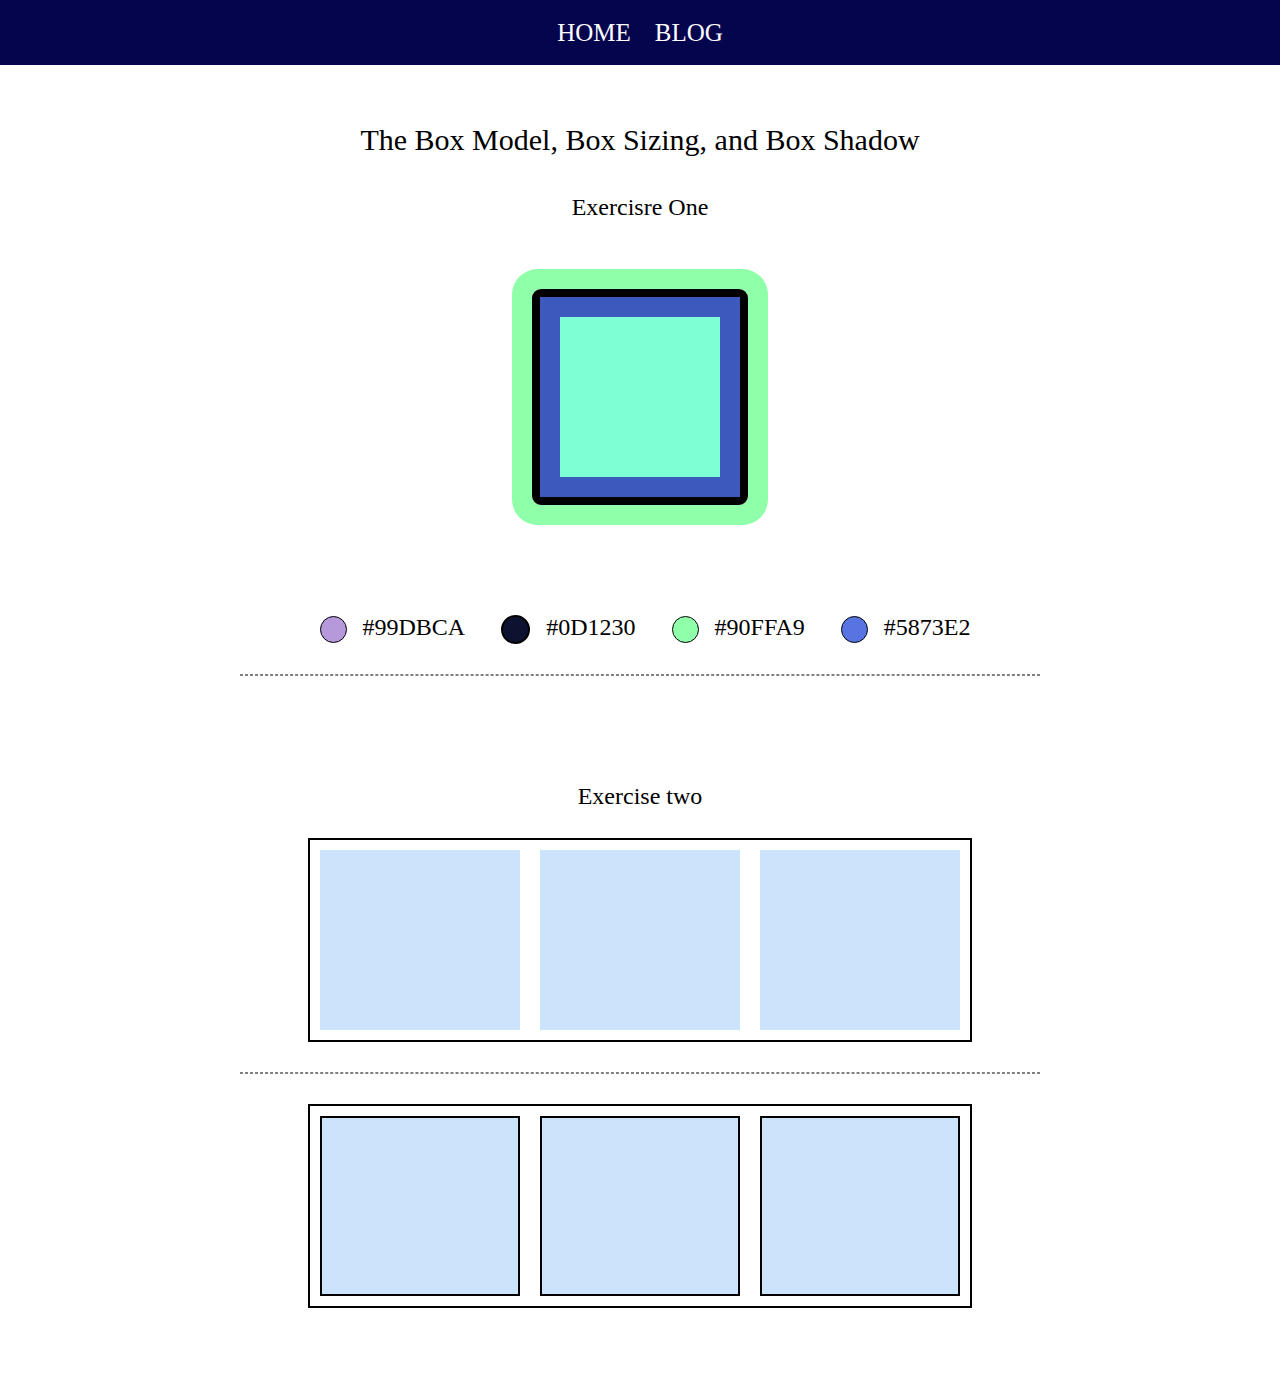
<file: index.html>
<!DOCTYPE html>
<html lang="en">

<head>
  <meta charset="UTF-8">
  <meta http-equiv="X-UA-Compatible" content="IE=edge">
  <meta name="viewport" content="width=device-width, initial-scale=1.0">
  <title>Checkpoint 1</title>
  <link rel="stylesheet" href="style.css">
</head>

<body>
  <header class="header">
    <nav>
      <a href="index.html">HOME</a>
      <a href="blog.html">BLOG</a>
    </nav>
  </header>
  <main>
    <section class="container">
      <h1 class="heading">
        The Box Model, Box Sizing, and Box Shadow
      </h1>
      <h2 class="center">
        Exercisre One
      </h2>
      <div class="parent-box">
        <div class="box"></div>
      </div>
      <div class="center">

        <div class="marker">
          <span class="cricle"></span>
          <span>#99DBCA</span>
        </div>

        <div class="marker">
          <span class="cricle two"></span>
          <span>#0D1230</span>
        </div>

        <div class="marker">
          <span class="cricle three"></span>
          <span>#90FFA9</span>
        </div>

        <div class="marker">
          <span class="cricle four"></span>
          <span>#5873E2</span>
        </div>

      </div>

      <hr>
    </section>
    <section class="container">
      <h2 class="center">Exercise two</h2>


      <div class="big-box">
        <div class="mini-box"></div>
        <div class="mini-box"></div>
        <div class="mini-box"></div>
      </div>
      <hr>
      <div class="big-box">
        <div class="mini-box two"></div>
        <div class="mini-box two"></div>
        <div class="mini-box two"></div>
      </div>

    </section>
  </main>
</body>

</html>
</file>
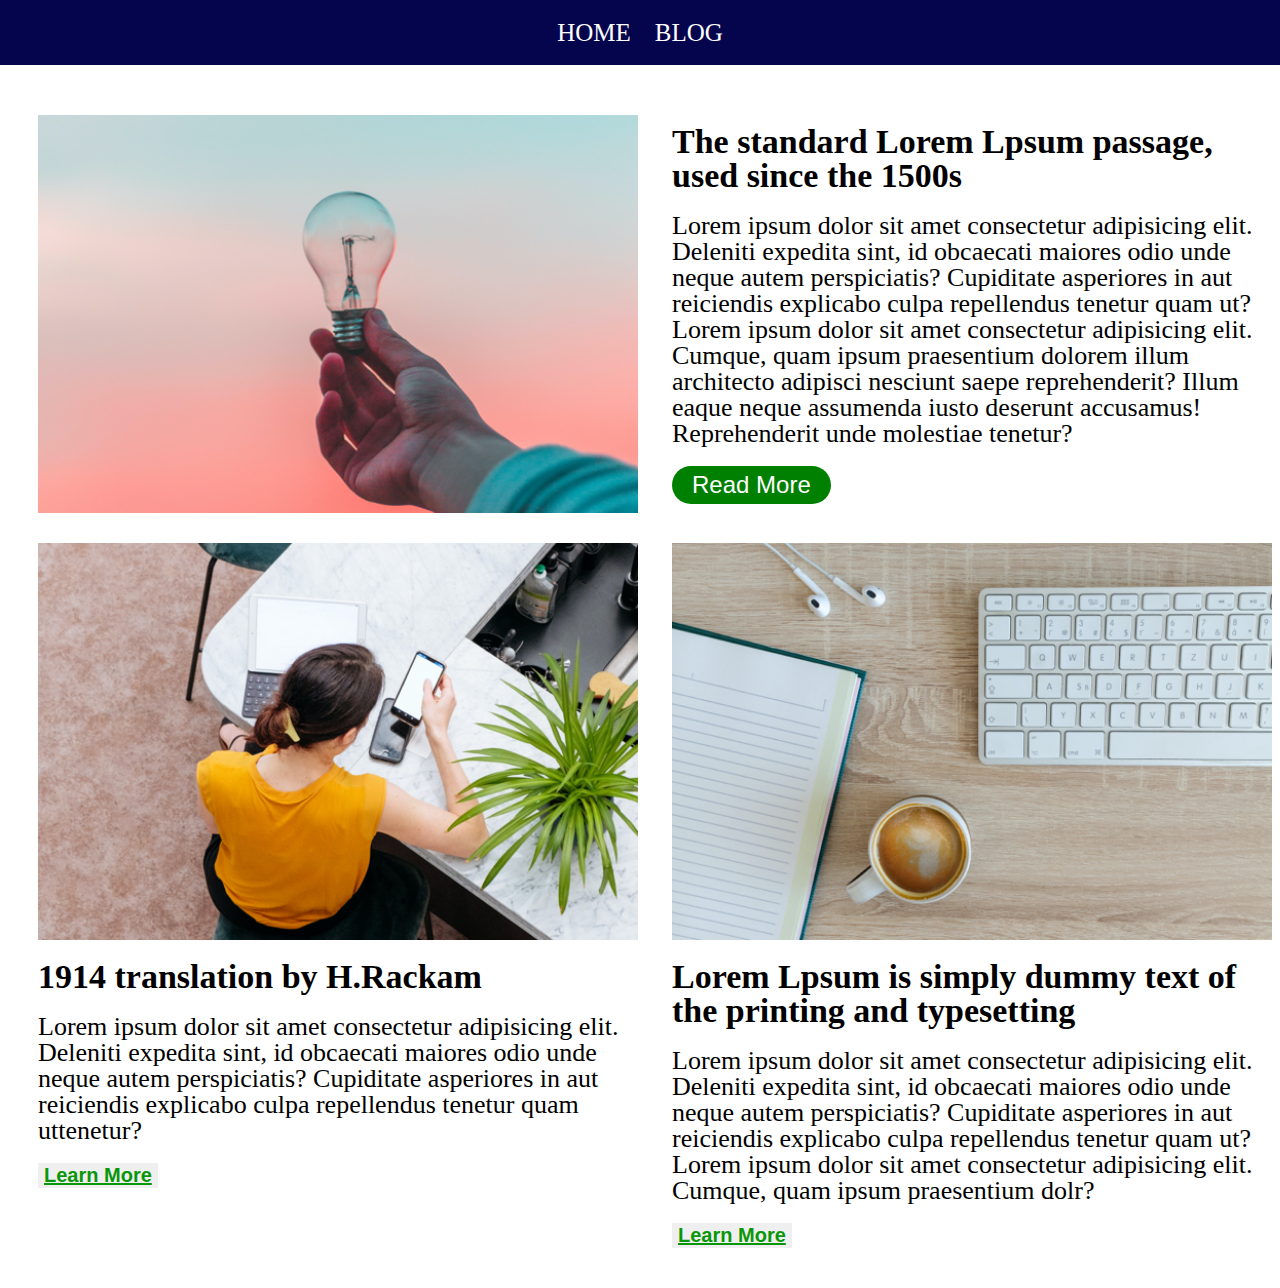
<file: blog.html>
<!DOCTYPE html>
<html lang="en">

<head>
  <meta charset="UTF-8">
  <meta http-equiv="X-UA-Compatible" content="IE=edge">
  <meta name="viewport" content="width=device-width, initial-scale=1.0">
  <title>Checkpoin 1</title>
  <link rel="stylesheet" href="style.css">
</head>

<body>
  <header class="header">
    <nav>
      <a href="index.html">HOME</a>
      <a href="blog.html">BLOG</a>
    </nav>
  </header>

  <main>
    <section class="container2">
      <div id="first-article">
        <img src="./assets/pic01.png" alt="This is bulb">
        <article class="article">
          <h2 class="blog-heading">The standard Lorem Lpsum passage, used since the 1500s</h2>
          <p>
            Lorem ipsum dolor sit amet consectetur adipisicing elit. Deleniti expedita sint, id obcaecati maiores odio
            unde neque autem perspiciatis? Cupiditate asperiores in aut reiciendis explicabo culpa repellendus tenetur
            quam ut?
            Lorem ipsum dolor sit amet consectetur adipisicing elit. Cumque, quam ipsum praesentium dolorem illum
            architecto adipisci nesciunt saepe reprehenderit? Illum eaque neque assumenda iusto deserunt accusamus!
            Reprehenderit unde molestiae tenetur?
          </p>
          <button class="article-one-button">Read More</button>
        </article>

      </div>


    </section>
    <section class="container2">

      <article class="article">
        <figure>
          <img src="./assets/pic03.png" alt="This is reading table">
        </figure>
        <div>
          <h2 class="blog-heading2">1914 translation by H.Rackam</h2>
          <p>
            Lorem ipsum dolor sit amet consectetur adipisicing elit. Deleniti expedita sint, id obcaecati maiores odio
            unde neque autem perspiciatis? Cupiditate asperiores in aut reiciendis explicabo culpa repellendus tenetur
            quam uttenetur?
          </p>
          <button class="article-two-button">Learn More</button>
        </div>
      </article>
      <article class="article">
        <figure>
          <img src="./assets/pic02.png" alt="girl">
        </figure>
        <div>
          <h2 class="blog-heading2">Lorem Lpsum is simply dummy text of the printing and typesetting</h2>
          <p>
            Lorem ipsum dolor sit amet consectetur adipisicing elit. Deleniti expedita sint, id obcaecati maiores odio
            unde neque autem perspiciatis? Cupiditate asperiores in aut reiciendis explicabo culpa repellendus tenetur
            quam ut?
            Lorem ipsum dolor sit amet consectetur adipisicing elit. Cumque, quam ipsum praesentium dolr?
          </p>
          <button class="article-two-button">Learn More</button>
        </div>
      </article>



    </section>
  </main>
</body>

</html>
</file>
<file: style.css>
/* http://meyerweb.com/eric/tools/css/reset/ 
   v2.0 | 20110126
   License: none (public domain)
*/

html,
body,
div,
span,
applet,
object,
iframe,
h1,
h2,
h3,
h4,
h5,
h6,
p,
blockquote,
pre,
a,
abbr,
acronym,
address,
big,
cite,
code,
del,
dfn,
em,
img,
ins,
kbd,
q,
s,
samp,
small,
strike,
strong,
sub,
sup,
tt,
var,
b,
u,
i,
center,
dl,
dt,
dd,
ol,
ul,
li,
fieldset,
form,
label,
legend,
table,
caption,
tbody,
tfoot,
thead,
tr,
th,
td,
article,
aside,
canvas,
details,
embed,
figure,
figcaption,
footer,
header,
hgroup,
menu,
nav,
output,
ruby,
section,
summary,
time,
mark,
audio,
video {
    margin: 0;
    padding: 0;
    border: 0;
    font-size: 100%;
    font: inherit;
    vertical-align: baseline;
}

/* HTML5 display-role reset for older browsers */
article,
aside,
details,
figcaption,
figure,
footer,
header,
hgroup,
menu,
nav,
section {
    display: block;
}

body {
    line-height: 1;
}

ol,
ul {
    list-style: none;
}

blockquote,
q {
    quotes: none;
}

blockquote:before,
blockquote:after,
q:before,
q:after {
    content: '';
    content: none;
}

table {
    border-collapse: collapse;
    border-spacing: 0;
}



/* costum style */




/* index page */

.body {
    line-height: 1.5;
}

.header {
    background-color: rgb(5, 5, 78);
    padding: 20px;
    text-align: center;
}

a {
    color: white;
    text-decoration: none;
    padding: 10px;
    font-size: 25px;

}

a:hover {
    color: rgb(0, 255, 21);
}

.container {
    max-width: 800px;
    margin: 0 auto;
    padding: 30px 32px;

}

.center {
    text-align: center;
    font-size: 24px;
    padding-top: 40px;
}

.heading {
    font-size: 30px;
    text-align: center;
    margin-top: 30px;
}

.box {
    width: 80%;
    height: 80%;
    background-color: aquamarine;
    border: 20px solid rgb(60, 90, 189);
}

.parent-box {
    border: 8px solid black;
    width: 200px;
    height: 200px;
    margin: 70px auto;
    box-shadow: 0px 0px 0px 20px #90FFA9;
    border-radius: 9px;
}


.marker {
    display: inline-block;
    margin: 0px 10px;

}

.cricle {
    display: inline-block;
    width: 25px;
    height: 25px;
    border-radius: 50%;
    background-color: #b699db;
    margin: 0 10px;
    vertical-align: middle;
    border: 1px solid;
}

.two {
    background-color: #0D1230;
}

.three {
    background-color: #90FFA9;
}

.four {
    background-color: #5873E2;
}

hr {
    border-style: dashed;
    margin-top: 30px;

}

.big-box {
    width: 660px;
    border: 2px solid black;
    margin: 0px auto;
    margin-top: 30px;
    font-size: 0;
}

.mini-box {
    display: inline-block;
    width: 200px;
    height: 180px;
    background-color: rgb(203, 228, 252);
    margin: 10px;
    box-sizing: border-box;

}

.two {
    border: 2px solid black;
    font-size: 0;
}


/* blog page */


body{
    padding-bottom: 40px;
}
/* article one */
.container2 {

    max-width: 1460px;
    margin: auto;
  text-align: center;
  padding-top: 20px;
}


img{
    width: 600px;
    display: inline-block;
    vertical-align: top;
}
#first-article{
    padding-left: 30px;
    padding-top: 30px;
}

.blog-heading{
    font-size: 34px; 
    font-weight: 760;
   display: inline-block;
  padding-bottom: 20px;
}

p{
    font-size: 26px;
  padding-bottom: 19px;
  text-align: 0;
}
.article-one-button{
    color: white;
    background-color: green;
    font-size: 24px ;
    border-radius: 25px;
    border: 0;
    padding: 5px 20px;   
}

/* article two */
.article{
    width: 600px;
    display: inline-block;
    font-size: 20px;
    vertical-align: top;
    text-align: left;
    padding-left: 30px;
    margin-top: 10px;
 
}
.blog-heading2{
    font-size: 34px; 
    font-weight: 760;
   display: inline-block;
  padding-bottom: 20px; 
  padding-top: 20px;
}
.article-two-button{
color: rgb(9, 151, 9);
border: 0;
font-size: 20px;
font-weight: 700;
text-decoration: underline;
}
</file>
